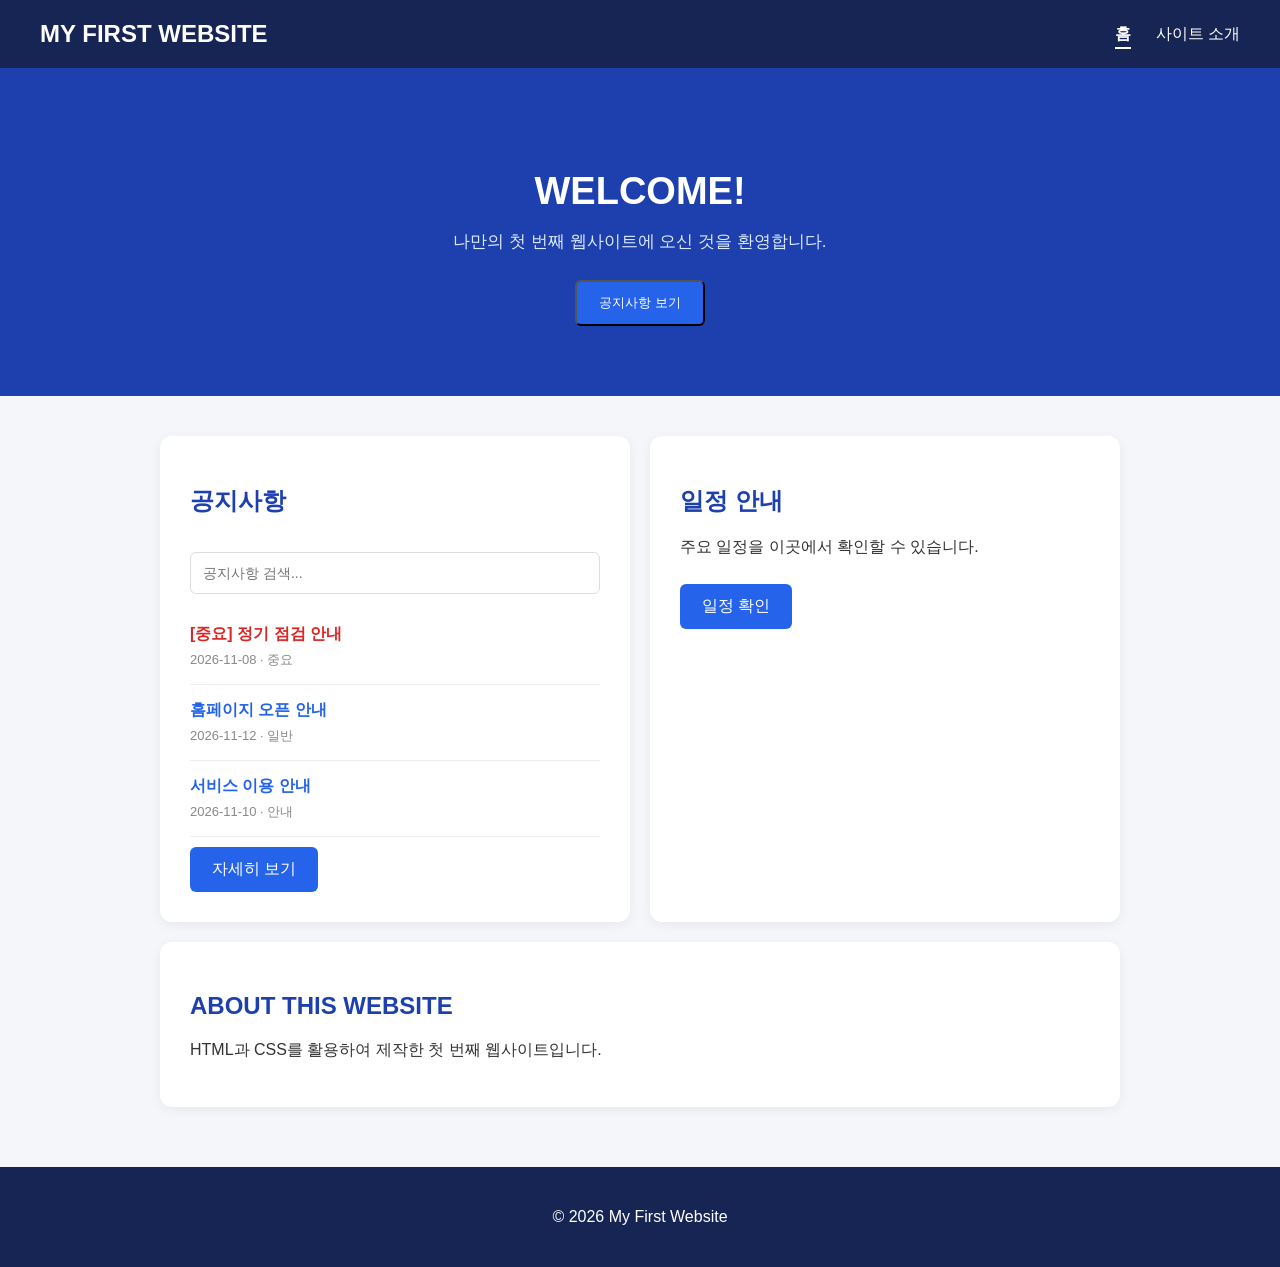
<file: index.html>
<!DOCTYPE html>
<html lang="ko">
<head>
    <meta charset="UTF-8">
    <meta name="viewport" content="width=device-width, initial-scale=1.0">
    <title>My First Website</title>

</head>
<link rel="stylesheet" href="style.css">
<body>

        <header>
            <h2>MY FIRST WEBSITE</h2>
        
            <nav>
            <a href="index.html" class="active">홈</a>
            <a href="about.html">사이트 소개</a>
        </nav>
        </header>

          <section class="hero">
        <h1>WELCOME!</h1>
        <p>나만의 첫 번째 웹사이트에 오신 것을 환영합니다.</p>
        <button class="btn" onclick="showMessage()">
        공지사항 보기
        </button>
    </section>

    <main class="container">

        <div class="card-wrap">

            <div class="card" id="notice">
                <h2>공지사항</h2>

                <input
                    type="text"
                    id="notice-search"
                    placeholder="공지사항 검색..."
                >

                <div id="notice-list"></div>
                <div id="notice-detail" style="display: none;">

                <h3 id="detail-title"></h3>

                <p id="detail-info"></p>

                <hr>

                <p id="detail-content"></p>

                <button class="btn" onclick="backToList()">
                    목록으로 돌아가기
                </button>

                </div>
                <a href="#notice" class="btn">자세히 보기</a>
            </div>

            <div class="card">
                <h2>일정 안내</h2>
                <p>주요 일정을 이곳에서 확인할 수 있습니다.</p>
                <a href="#schedule" class="btn">일정 확인</a>
            </div>

        </div>

        <div class="card" id="schedule" style="margin-top: 20px;">
            <h2>ABOUT THIS WEBSITE</h2>
            <p>HTML과 CSS를 활용하여 제작한 첫 번째 웹사이트입니다.</p>
        </div>

    </main>

    <footer>
        <p>© 2026 My First Website</p>
    </footer>

    <script>

    function showMessage() {
        alert("공지사항을 확인합니다!");
    }
    
       // 공지사항 데이터
        const notices = [
            {
                title: "홈페이지 오픈 안내",
                date: "2026-11-12",
                category: "일반",
                important: false,
                content: "안녕하세요. 홈페이지 오픈을 안내드립니다. 앞으로 다양한 소식과 정보를 이곳에서 확인하실 수 있습니다."
            },
            {
                title: "서비스 이용 안내",
                date: "2026-11-10",
                category: "안내",
                important: false,
                content: "홈페이지에서 제공하는 주요 서비스의 이용 방법을 안내드립니다. 메뉴를 통해 원하는 정보를 확인하실 수 있습니다."
            },
            {
                title: "정기 점검 안내",
                date: "2026-11-08",
                category: "중요",
                important: true,
                content: "보다 안정적인 서비스 제공을 위해 정기 점검을 진행합니다. 점검 시간에는 일부 서비스 이용이 제한될 수 있습니다."
            }
        ];

        // 공지사항을 표시할 영역
        const noticeList = document.getElementById("notice-list");

        // 검색창 가져오기
        const searchInput = document.getElementById("notice-search");

        // 공지사항을 화면에 표시하는 함수
        function displayNotices(data) {
        
            noticeList.innerHTML = "";
        
            // 중요 공지 우선, 그 다음 최신 날짜순 정렬
            const sortedNotices = [...data].sort(function(a, b) {
        
                if (a.important !== b.important) {
                    return Number(b.important) - Number(a.important);
                }
        
                return new Date(b.date) - new Date(a.date);
        
            });
        
            sortedNotices.forEach(function(notice) {
        
                const item = document.createElement("div");
                item.className = "notice-item";
        
                const title = document.createElement("strong");
        
                // 중요 공지 표시
                if (notice.important) {
                    title.textContent = "[중요] " + notice.title;
                    title.style.color = "#dc2626";
                } else {
                    title.textContent = notice.title;
                    title.style.color = "#2563eb";
                }
        
                title.style.cursor = "pointer";
        
                title.addEventListener("click", function() {
                    showDetail(notice);
                });
        
                const info = document.createElement("p");
                info.textContent = notice.date + " · " + notice.category;
        
                item.appendChild(title);
                item.appendChild(info);
        
                noticeList.appendChild(item);
        
            });
        
        }

        // 공지사항 상세 내용 표시
        function showDetail(notice) {
        
        document.getElementById("notice-list").style.display = "none";
        document.getElementById("notice-search").style.display = "none";
        
        document.getElementById("detail-title").textContent = notice.title;
        document.getElementById("detail-info").textContent =
            notice.date + " · " + notice.category;
        
        document.getElementById("detail-content").textContent =
            notice.content;
        
        document.getElementById("notice-detail").style.display = "block";
        
        }

        // 공지사항 목록으로 돌아가기
        function backToList() {
        
            document.getElementById("notice-detail").style.display = "none";
            document.getElementById("notice-list").style.display = "block";
            document.getElementById("notice-search").style.display = "block";
        
        }

        // 검색 기능
        searchInput.addEventListener("input", function() {

            const keyword = searchInput.value.toLowerCase();

            const filteredNotices = notices.filter(function(notice) {

                return (
                    notice.title.toLowerCase().includes(keyword) ||
                    notice.category.toLowerCase().includes(keyword)
                );

            });

            displayNotices(filteredNotices);

        });

        // 최초 화면에 전체 공지사항 표시
        displayNotices(notices);
   
    </script>    
    
</body>
</html>
</file>
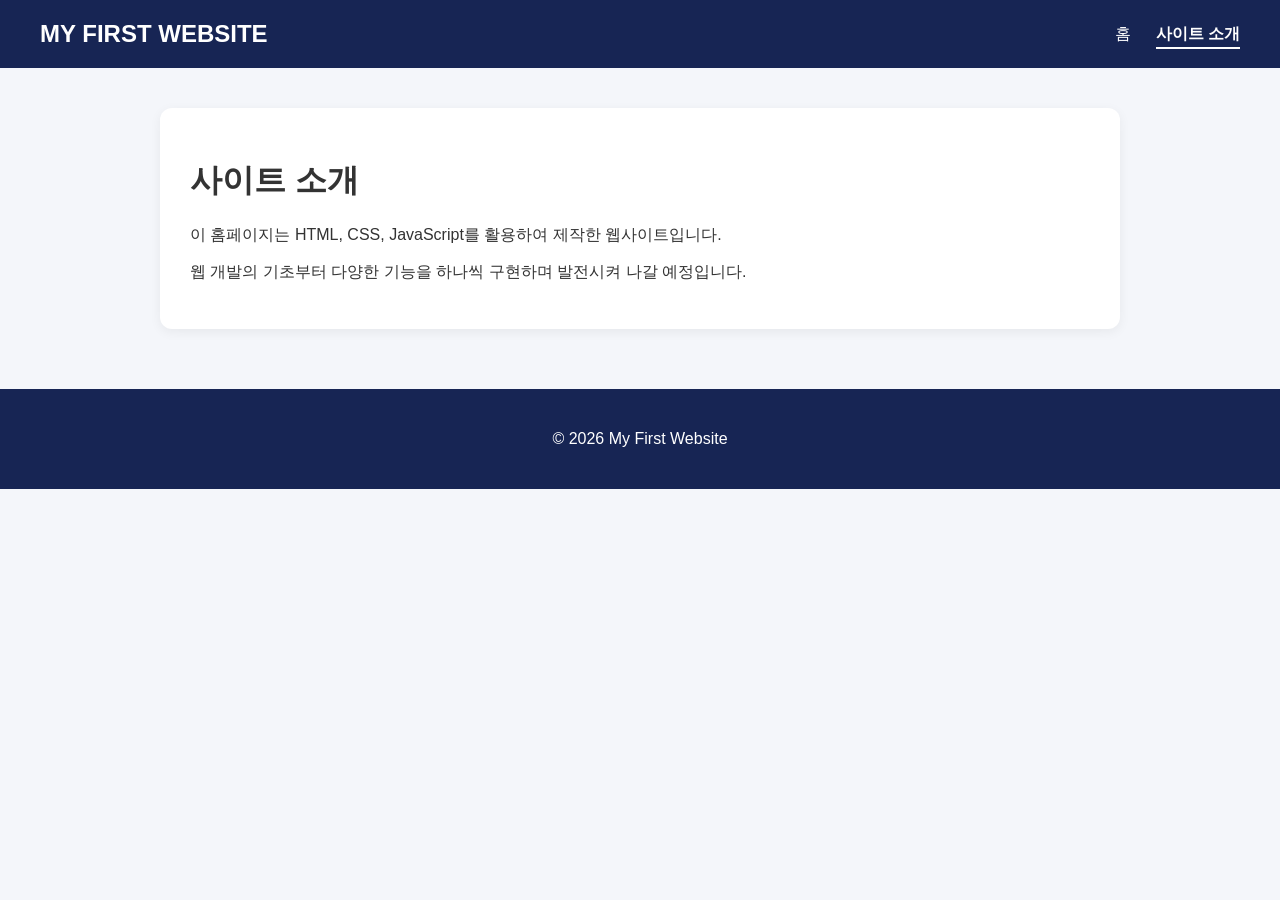
<file: about.html>
<!DOCTYPE html>
<html lang="ko">
<head>
    <meta charset="UTF-8">
    <meta name="viewport" content="width=device-width, initial-scale=1.0">
    <title>사이트 소개</title>

</head>
<link rel="stylesheet" href="style.css">
<body>

    <header>
        <h2>MY FIRST WEBSITE</h2>

        <nav>
            <a href="index.html">홈</a>
            <a href="about.html" class="active">사이트 소개</a>
        </nav>
    </header>

    <main class="container">

        <div class="card">
            <h1>사이트 소개</h1>

            <p>
                이 홈페이지는 HTML, CSS, JavaScript를
                활용하여 제작한 웹사이트입니다.
            </p>

            <p>
                웹 개발의 기초부터 다양한 기능을
                하나씩 구현하며 발전시켜 나갈 예정입니다.
            </p>

        </div>

    </main>

    <footer>
        <p>© 2026 My First Website</p>
    </footer>

</body>
</html>
</file>
<file: style.css>
/* 전체 페이지 기본 설정 */
      * {
          box-sizing: border-box;
      }

      body {
          margin: 0;
          font-family: Arial, sans-serif;
          background-color: #f4f6fa;
          color: #333333;
      }

      /* 상단 메뉴 */
      header {
          background-color: #172554;
          color: white;
          padding: 20px 40px;
      
          display: flex;
          justify-content: space-between;
          align-items: center;
      }
      nav a {
          color: white;
          text-decoration: none;
          margin-left: 20px;
          white-space: nowrap;
      }
            nav a.active {
          font-weight: bold;
          border-bottom: 2px solid white;
          padding-bottom: 5px;
      }

      header h2 {
          margin: 0;
      }

      /* 메인 영역 */
      .hero {
          background-color: #1e40af;
          color: white;
          padding: 70px 40px;
          text-align: center;
      }

      .hero h1 {
          font-size: 38px;
          margin-bottom: 15px;
      }

      .hero p {
          font-size: 17px;
          color: #dbeafe;
      }

      /* 콘텐츠 영역 */
      .container {
          max-width: 1000px;
          margin: 40px auto;
          padding: 0 20px;
      }

      /* 카드 배치 */
      .card-wrap {
          display: flex;
          gap: 20px;
      }

      .card {
          background-color: white;
          padding: 30px;
          border-radius: 12px;
          flex: 1;
          box-shadow: 0 3px 12px rgba(0,0,0,0.06);
      }

      .card h2 {
          color: #1e40af;
      }

      /* 버튼 */
      .btn {
          display: inline-block;
          background-color: #2563eb;
          color: white;
          padding: 12px 22px;
          border-radius: 6px;
          text-decoration: none;
          margin-top: 10px;
      }

      .btn:hover {
          background-color: #1d4ed8;
      }

      /* 공지사항 목록 */
      .notice-item {
          padding: 15px 0;
          border-bottom: 1px solid #eeeeee;
      }

      .notice-item strong {
          display: block;
          margin-bottom: 6px;
      }

      .notice-item p {
          margin: 0;
          color: #888888;
          font-size: 13px;
      }
      /* 공지사항 상세 보기 */
      #notice-detail {
          margin-top: 20px;
      }

      #detail-title {
          color: #1e40af;
      }

      #detail-info {
          color: #888888;
          font-size: 13px;
      }

      #detail-content {
          line-height: 1.8;
          min-height: 100px;
          white-space: pre-line;
      }

      /* 하단 */
      footer {
          background-color: #172554;
          color: white;
          text-align: center;
          padding: 25px;
          margin-top: 60px;
      }

      /* 모바일 화면 대응 */
      @media (max-width: 650px) {
            header {
                  padding: 20px;
            }
            .hero {
                  padding: 50px 20px;
            }
            .hero h1 {
                  font-size: 28px;
            }
            .card-wrap {
                  flex-direction: column;
            }
            nav a {
                  margin-left: 10px;
            }
            
      }

      /* 공지사항 검색창 */
      #notice-search {
          width: 100%;
          padding: 12px;
          margin: 15px 0;
          border: 1px solid #dddddd;
          border-radius: 6px;
          font-size: 14px;
      }

      #notice-search:focus {
          outline: none;
          border-color: #2563eb;
      }
</file>
